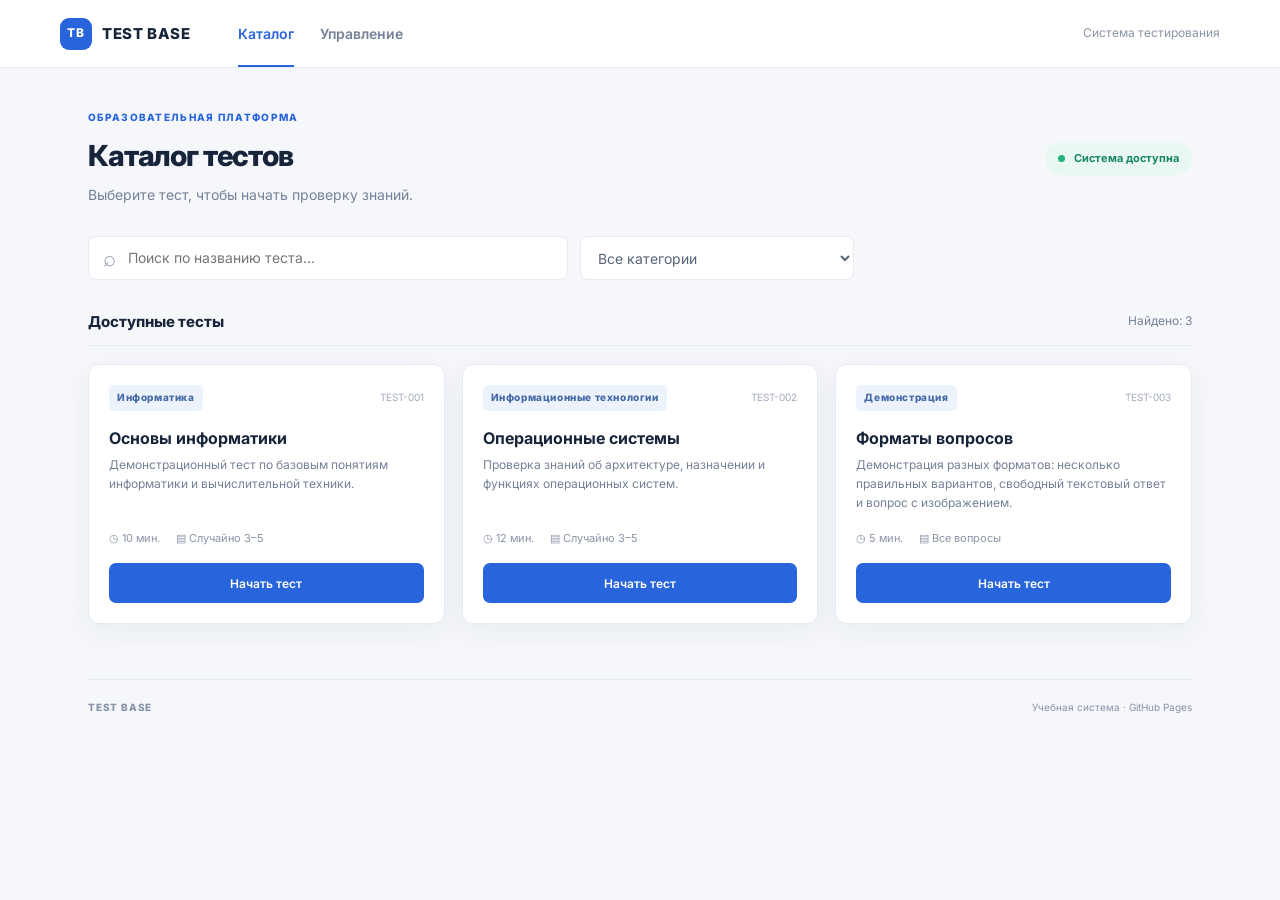
<file: index.html>
<!doctype html>
<html lang="ru">
<head>
  <meta charset="UTF-8">
  <meta name="viewport" content="width=device-width, initial-scale=1">
  <meta name="theme-color" content="#f5f7fb">
  <title>TEST BASE — каталог тестов</title>
  <link rel="stylesheet" href="css/style.css?v=20261118-2225">
</head>
<body>
  <header class="topbar">
    <a class="brand" href="index.html"><span class="brand-mark">TB</span><span>TEST BASE</span></a>
    <nav><a class="nav-link active" href="index.html">Каталог</a><a class="nav-link" href="admin.html?v=20261118-2225">Управление</a></nav>
    <span class="topbar-note">Система тестирования</span>
  </header>
  <main class="container">
    <section class="page-heading">
      <div><div class="eyebrow">ОБРАЗОВАТЕЛЬНАЯ ПЛАТФОРМА</div><h1>Каталог тестов</h1><p class="muted">Выберите тест, чтобы начать проверку знаний.</p></div>
      <div class="heading-badge"><span class="status-dot"></span> Система доступна</div>
    </section>
    <section class="toolbar">
      <label class="searchbox"><span>⌕</span><input id="searchInput" type="search" placeholder="Поиск по названию теста..." aria-label="Поиск тестов"></label>
      <select id="categoryFilter" aria-label="Фильтр по категории"><option value="">Все категории</option></select>
    </section>
    <div class="section-line"><h2>Доступные тесты</h2><span id="testCount" class="muted small"></span></div>
    <section id="testGrid" class="test-grid" aria-live="polite"><div class="loading">Загружаем каталог...</div></section>
    <footer class="footer">TEST BASE <span>Учебная система · GitHub Pages</span></footer>
  </main>
  <script src="js/app.js?v=20261118-2225"></script>
</body>
</html>
</file>
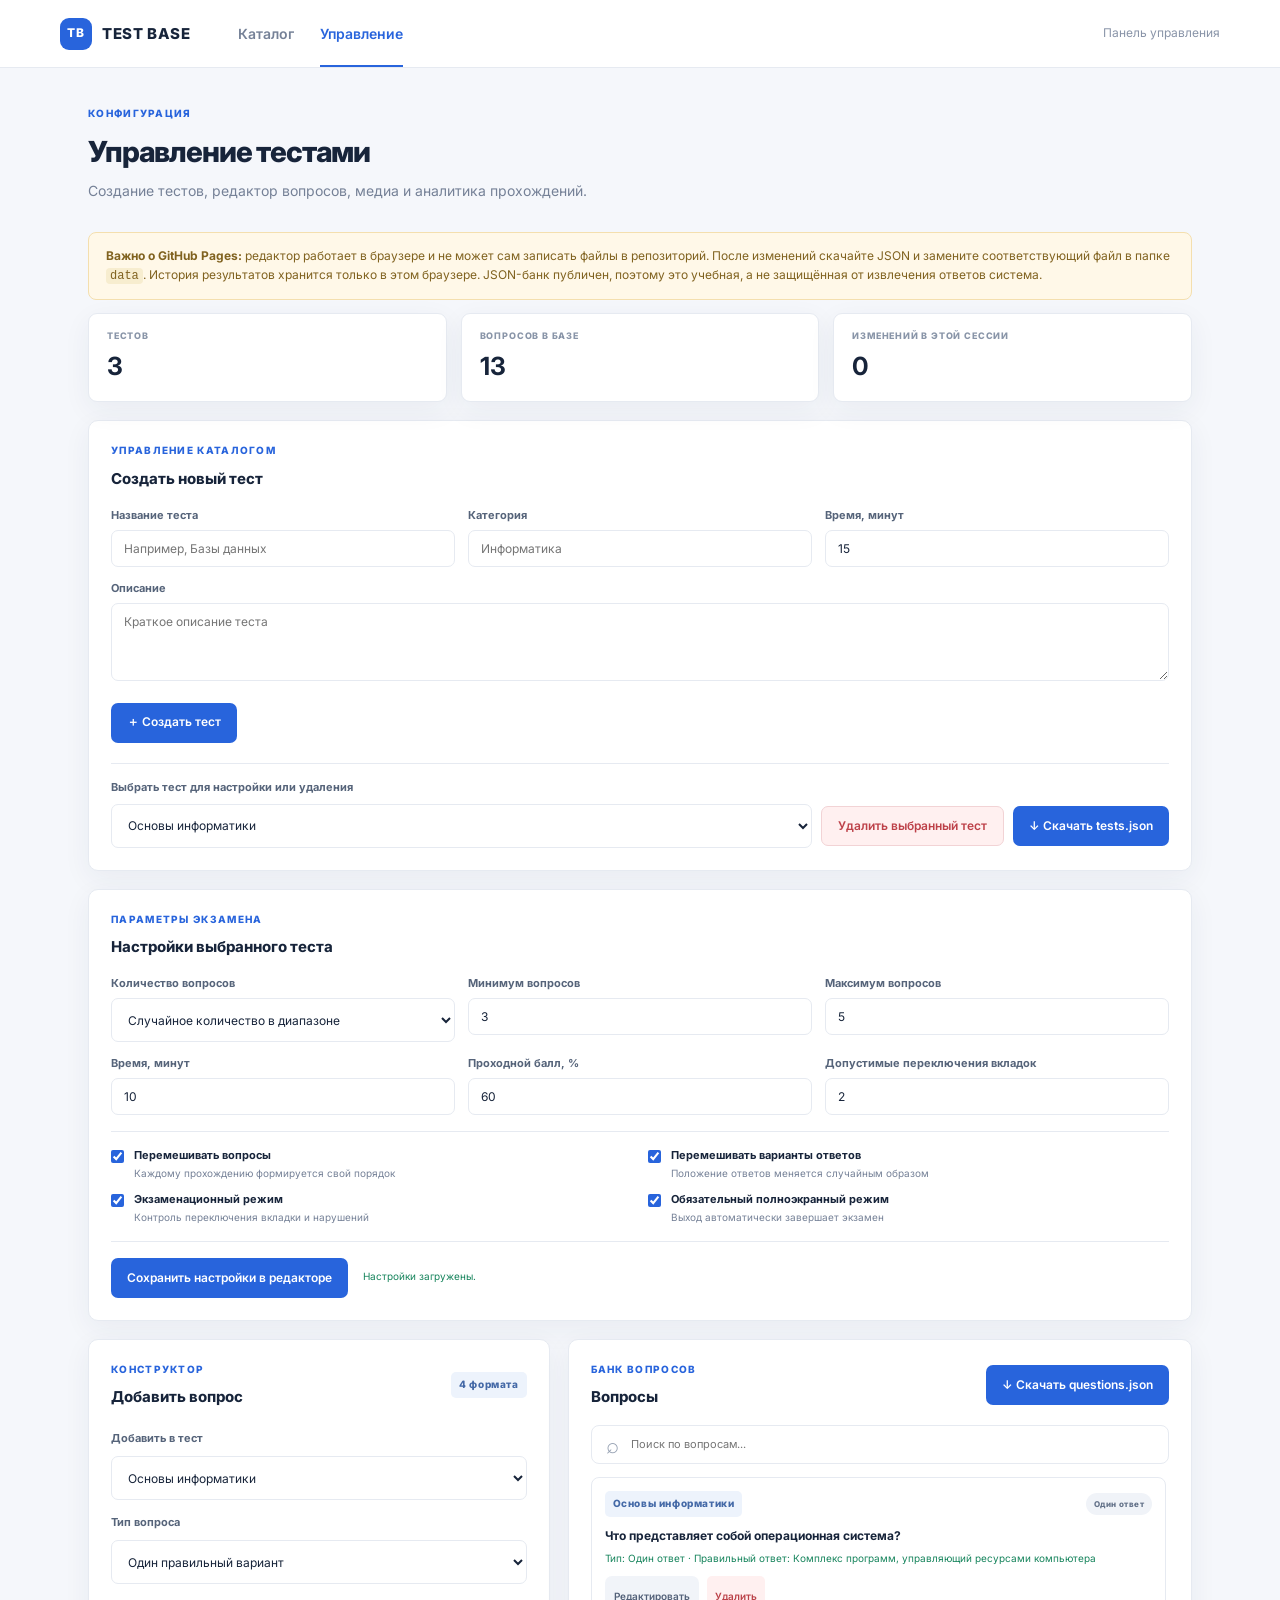
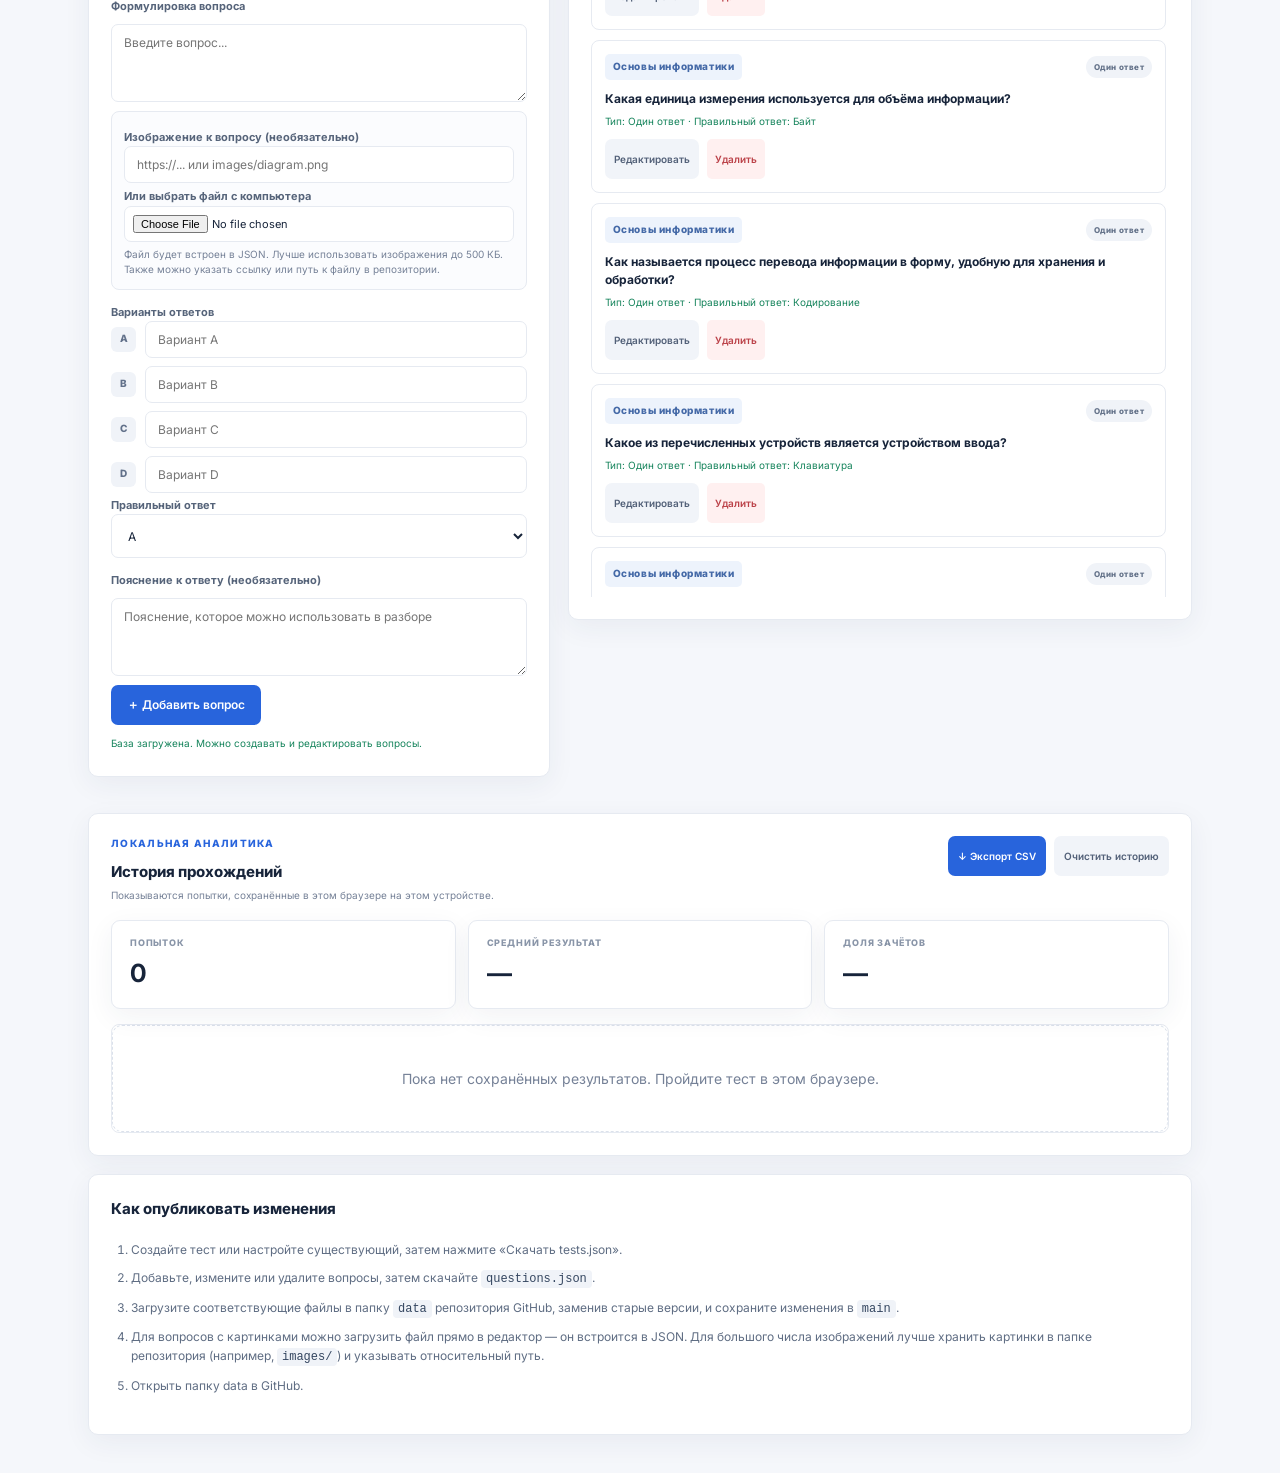
<file: admin.html>
<!doctype html>
<html lang="ru">
<head>
  <meta charset="UTF-8"><meta name="viewport" content="width=device-width, initial-scale=1">
  <meta name="theme-color" content="#f5f7fb"><title>Управление — TEST BASE</title>
  <link rel="stylesheet" href="css/style.css?v=20261118-2225">
</head>
<body>
  <header class="topbar"><a class="brand" href="index.html"><span class="brand-mark">TB</span><span>TEST BASE</span></a><nav><a class="nav-link" href="index.html">Каталог</a><a class="nav-link active" href="admin.html">Управление</a></nav><span class="topbar-note">Панель управления</span></header>
  <main class="container admin-container">
    <section class="page-heading"><div><div class="eyebrow">КОНФИГУРАЦИЯ</div><h1>Управление тестами</h1><p class="muted">Создание тестов, редактор вопросов, медиа и аналитика прохождений.</p></div></section>
    <div class="notice"><strong>Важно о GitHub Pages:</strong> редактор работает в браузере и не может сам записать файлы в репозиторий. После изменений скачайте JSON и замените соответствующий файл в папке <code>data</code>. История результатов хранится только в этом браузере. JSON-банк публичен, поэтому это учебная, а не защищённая от извлечения ответов система.</div>
    <section class="admin-stats">
      <div class="admin-stat"><span>ТЕСТОВ</span><strong id="adminTestCount">—</strong></div>
      <div class="admin-stat"><span>ВОПРОСОВ В БАЗЕ</span><strong id="adminQuestionCount">—</strong></div>
      <div class="admin-stat"><span>ИЗМЕНЕНИЙ В ЭТОЙ СЕССИИ</span><strong id="adminChangesCount">0</strong></div>
    </section>

    <section class="admin-panel">
      <div class="panel-heading"><div><div class="eyebrow">УПРАВЛЕНИЕ КАТАЛОГОМ</div><h2>Создать новый тест</h2></div></div>
      <form id="newTestForm" class="settings-form">
        <div class="settings-grid">
          <div class="settings-field"><label class="field-label" for="newTestTitle">Название теста</label><input id="newTestTitle" class="field-control" required maxlength="100" placeholder="Например, Базы данных"></div>
          <div class="settings-field"><label class="field-label" for="newTestCategory">Категория</label><input id="newTestCategory" class="field-control" maxlength="60" placeholder="Информатика"></div>
          <div class="settings-field"><label class="field-label" for="newTestTime">Время, минут</label><input id="newTestTime" class="field-control" type="number" min="1" max="600" value="15" required></div>
          <div class="settings-field settings-wide"><label class="field-label" for="newTestDescription">Описание</label><textarea id="newTestDescription" class="field-control field-textarea" rows="2" placeholder="Краткое описание теста"></textarea></div>
        </div>
        <div class="settings-actions"><button class="button button-primary" type="submit">＋ Создать тест</button><p id="testCreateStatus" class="editor-status" role="status"></p></div>
      </form>
      <div class="test-management-row"><label class="field-label" for="settingsTestSelect">Выбрать тест для настройки или удаления</label><div class="test-management-controls"><select id="settingsTestSelect" class="field-control" required></select><button id="deleteTest" class="button button-danger" type="button">Удалить выбранный тест</button><button id="downloadTests" class="button button-primary" type="button" disabled>↓ Скачать tests.json</button></div></div>
    </section>

    <section class="admin-panel">
      <div class="panel-heading"><div><div class="eyebrow">ПАРАМЕТРЫ ЭКЗАМЕНА</div><h2>Настройки выбранного теста</h2></div></div>
      <form id="settingsForm" class="settings-form">
        <div class="settings-grid">
          <div class="settings-field"><label class="field-label" for="questionCountMode">Количество вопросов</label><select id="questionCountMode" class="field-control"><option value="random">Случайное количество в диапазоне</option><option value="fixed">Фиксированное количество</option><option value="all">Все вопросы банка</option></select></div>
          <div class="settings-field" id="fixedCountGroup"><label class="field-label" for="questionCount">Количество вопросов</label><input id="questionCount" class="field-control" type="number" min="1" max="1000" value="5"></div>
          <div class="settings-field" id="randomMinGroup"><label class="field-label" for="questionCountMin">Минимум вопросов</label><input id="questionCountMin" class="field-control" type="number" min="1" max="1000" value="3"></div>
          <div class="settings-field" id="randomMaxGroup"><label class="field-label" for="questionCountMax">Максимум вопросов</label><input id="questionCountMax" class="field-control" type="number" min="1" max="1000" value="5"></div>
          <div class="settings-field"><label class="field-label" for="timeMinutes">Время, минут</label><input id="timeMinutes" class="field-control" type="number" min="1" max="600" value="10"></div>
          <div class="settings-field"><label class="field-label" for="passPercent">Проходной балл, %</label><input id="passPercent" class="field-control" type="number" min="1" max="100" value="60"></div>
          <div class="settings-field"><label class="field-label" for="maxWarnings">Допустимые переключения вкладок</label><input id="maxWarnings" class="field-control" type="number" min="1" max="20" value="2"></div>
        </div>
        <div class="settings-toggles">
          <label class="toggle-row"><input id="shuffleQuestions" type="checkbox" checked><span><b>Перемешивать вопросы</b><small>Каждому прохождению формируется свой порядок</small></span></label>
          <label class="toggle-row"><input id="shuffleAnswers" type="checkbox" checked><span><b>Перемешивать варианты ответов</b><small>Положение ответов меняется случайным образом</small></span></label>
          <label class="toggle-row"><input id="examMode" type="checkbox" checked><span><b>Экзаменационный режим</b><small>Контроль переключения вкладки и нарушений</small></span></label>
          <label class="toggle-row"><input id="fullscreenRequired" type="checkbox" checked><span><b>Обязательный полноэкранный режим</b><small>Выход автоматически завершает экзамен</small></span></label>
        </div>
        <div class="settings-actions"><button class="button button-primary" type="submit">Сохранить настройки в редакторе</button><p id="settingsStatus" class="editor-status" role="status">Загрузка настроек...</p></div>
      </form>
    </section>

    <div class="admin-editor-grid">
      <section class="admin-panel">
        <div class="panel-heading"><div><div class="eyebrow">КОНСТРУКТОР</div><h2 id="questionFormTitle">Добавить вопрос</h2></div><span class="category-pill">4 формата</span></div>
        <form id="questionForm" class="question-form">
          <label class="field-label" for="testSelect">Добавить в тест</label><select id="testSelect" required class="field-control"></select>
          <label class="field-label" for="questionType">Тип вопроса</label>
          <select id="questionType" class="field-control"><option value="single">Один правильный вариант</option><option value="multiple">Несколько правильных вариантов</option><option value="text">Свободный текстовый ответ</option></select>
          <label class="field-label" for="questionInput">Формулировка вопроса</label><textarea id="questionInput" class="field-control field-textarea" rows="3" placeholder="Введите вопрос..." required></textarea>
          <div class="media-input-block"><label class="field-label" for="questionImageUrl">Изображение к вопросу (необязательно)</label><input id="questionImageUrl" class="field-control" type="text" placeholder="https://... или images/diagram.png"><label class="field-label" for="questionImageFile">Или выбрать файл с компьютера</label><input id="questionImageFile" class="field-control file-control" type="file" accept="image/png,image/jpeg,image/webp,image/gif"><div id="imagePreview" class="image-preview" hidden></div><p class="field-hint">Файл будет встроен в JSON. Лучше использовать изображения до 500 КБ. Также можно указать ссылку или путь к файлу в репозитории.</p></div>
          <div id="choiceFields">
            <div class="field-label">Варианты ответов</div>
            <div id="choiceEditor" class="answer-editor"></div>
            <div id="singleCorrectGroup"><label class="field-label" for="correctSingle">Правильный ответ</label><select id="correctSingle" class="field-control"><option value="0">A</option><option value="1">B</option><option value="2">C</option><option value="3">D</option></select></div>
            <div id="multipleCorrectGroup" hidden><div class="field-label">Отметьте все правильные варианты</div><div id="multipleCorrect" class="correct-checkbox-grid"></div></div>
          </div>
          <div id="textAnswerGroup" hidden><label class="field-label" for="acceptedAnswers">Допустимые правильные ответы</label><textarea id="acceptedAnswers" class="field-control field-textarea" rows="3" placeholder="Каждый допустимый ответ — с новой строки"></textarea><p class="field-hint">Сравнение без учёта регистра и лишних пробелов. Можно указать несколько формулировок.</p></div>
          <label class="field-label" for="questionExplanation">Пояснение к ответу (необязательно)</label><textarea id="questionExplanation" class="field-control field-textarea" rows="2" placeholder="Пояснение, которое можно использовать в разборе"></textarea>
          <div class="settings-actions question-editor-actions"><button id="saveQuestion" class="button button-primary editor-submit" type="submit">＋ Добавить вопрос</button><button id="cancelEdit" class="button button-light" type="button" hidden>Отменить редактирование</button></div>
          <p id="editorStatus" class="editor-status" role="status">Загружаем JSON-базу...</p>
        </form>
      </section>
      <section class="admin-panel bank-panel">
        <div class="panel-heading"><div><div class="eyebrow">БАНК ВОПРОСОВ</div><h2>Вопросы</h2></div><button id="downloadQuestions" class="button button-primary" type="button" disabled>↓ Скачать questions.json</button></div>
        <label class="searchbox bank-search"><span>⌕</span><input id="questionSearch" type="search" placeholder="Поиск по вопросам..." aria-label="Поиск по вопросам"></label>
        <div id="questionList" class="question-list"><div class="loading">Загружаем вопросы...</div></div>
      </section>
    </div>

    <section class="admin-panel analytics-panel">
      <div class="panel-heading"><div><div class="eyebrow">ЛОКАЛЬНАЯ АНАЛИТИКА</div><h2>История прохождений</h2><p class="field-hint">Показываются попытки, сохранённые в этом браузере на этом устройстве.</p></div><div class="analytics-actions"><button id="exportHistory" class="button button-primary" type="button">↓ Экспорт CSV</button><button id="clearHistory" class="button button-light" type="button">Очистить историю</button></div></div>
      <div class="analytics-stats"><div class="admin-stat"><span>ПОПЫТОК</span><strong id="historyCount">0</strong></div><div class="admin-stat"><span>СРЕДНИЙ РЕЗУЛЬТАТ</span><strong id="historyAverage">—</strong></div><div class="admin-stat"><span>ДОЛЯ ЗАЧЁТОВ</span><strong id="historyPassRate">—</strong></div></div>
      <div id="historyTable" class="history-table"><div class="empty-state">Пока нет сохранённых результатов.</div></div>
    </section>

    <section class="admin-panel admin-help"><h2>Как опубликовать изменения</h2><ol class="instructions">
      <li>Создайте тест или настройте существующий, затем нажмите «Скачать tests.json».</li>
      <li>Добавьте, измените или удалите вопросы, затем скачайте <code>questions.json</code>.</li>
      <li>Загрузите соответствующие файлы в папку <code>data</code> репозитория GitHub, заменив старые версии, и сохраните изменения в <code>main</code>.</li>
      <li>Для вопросов с картинками можно загрузить файл прямо в редактор — он встроится в JSON. Для большого числа изображений лучше хранить картинки в папке репозитория (например, <code>images/</code>) и указывать относительный путь.</li>
      <li><a href="https://github.com/vladtrosko01/test-base/tree/main/data" target="_blank" rel="noopener">Открыть папку data в GitHub</a>.</li>
    </ol></section>
  </main>
  <script src="js/admin.js?v=20261118-2225"></script>
</body></html>
</file>
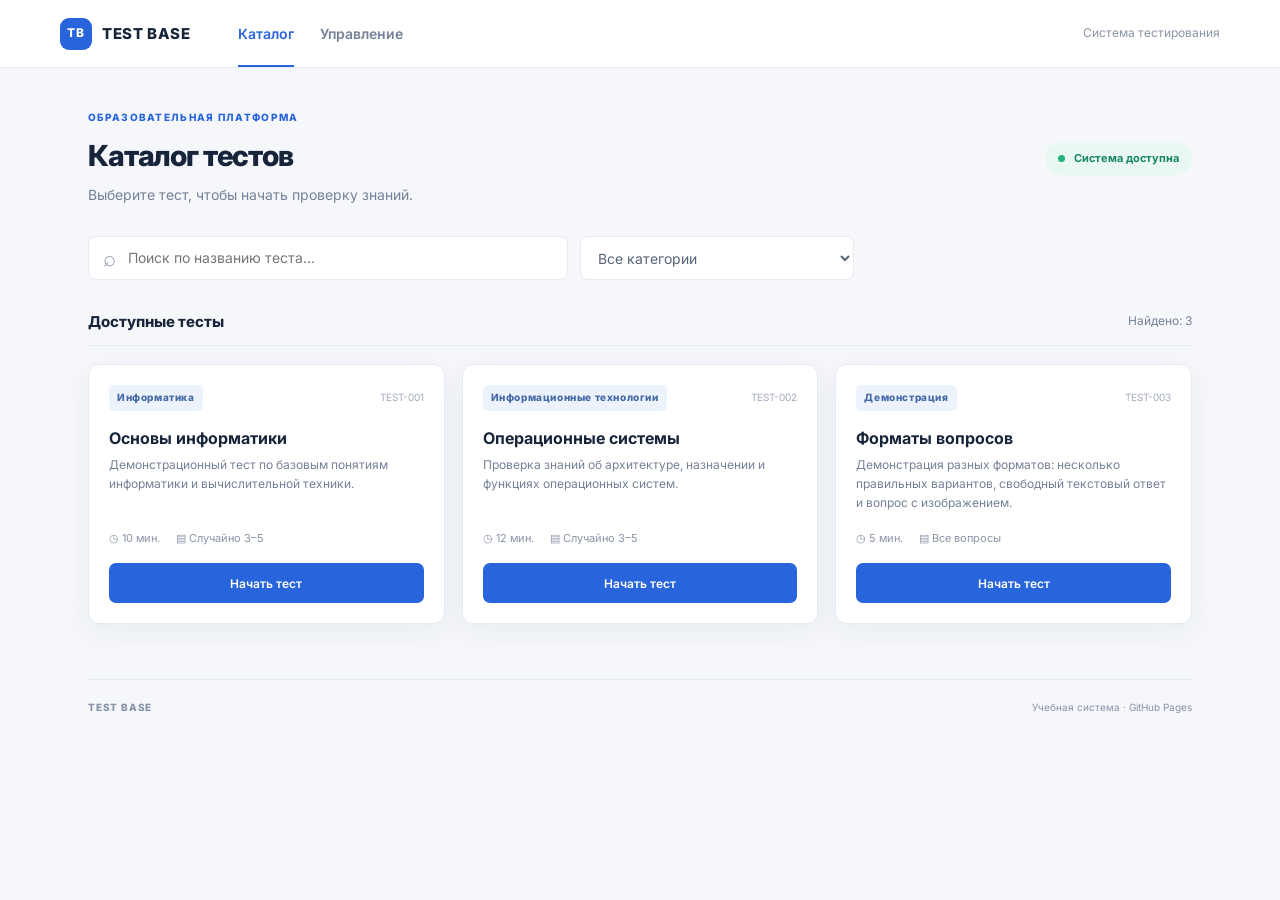
<file: result.html>
<!doctype html>
<html lang="ru"><head><meta charset="UTF-8"><meta name="viewport" content="width=device-width, initial-scale=1"><meta name="theme-color" content="#f5f7fb"><title>Результат — TEST BASE</title><link rel="stylesheet" href="css/style.css?v=20261118-2225"></head>
<body><header class="topbar"><a class="brand" href="index.html"><span class="brand-mark">TB</span><span>TEST BASE</span></a><span class="topbar-note">Результаты тестирования</span></header>
<main class="container result-container"><section class="result-card"><div class="result-icon">✓</div><div class="eyebrow">ТЕСТ ЗАВЕРШЁН</div><h1 id="resultTitle">Результат тестирования</h1><div id="passStatus" class="pass-status">Результат проверяется...</div><p class="muted">Результат записан в локальную историю этого браузера.</p><div class="score-number" id="scoreNumber">0%</div><div class="score-caption">ПРАВИЛЬНЫХ ОТВЕТОВ</div><div class="result-stats"><div><strong id="correctCount">0</strong><span>Правильно</span></div><div><strong id="totalCount">0</strong><span>Всего вопросов</span></div><div><strong id="gradeValue">—</strong><span>Оценка</span></div></div><p id="resultDetail" class="result-detail"></p><div class="result-actions"><a class="button button-primary" href="index.html">Вернуться в каталог</a><a class="button button-light" href="admin.html?v=20261118-2225">История результатов</a></div></section><p id="integrityNote" class="muted small result-note">Правильные ответы и разбор вопросов не отображаются.</p></main>
<script src="js/result.js?v=20261118-2225"></script></body></html>
</file>
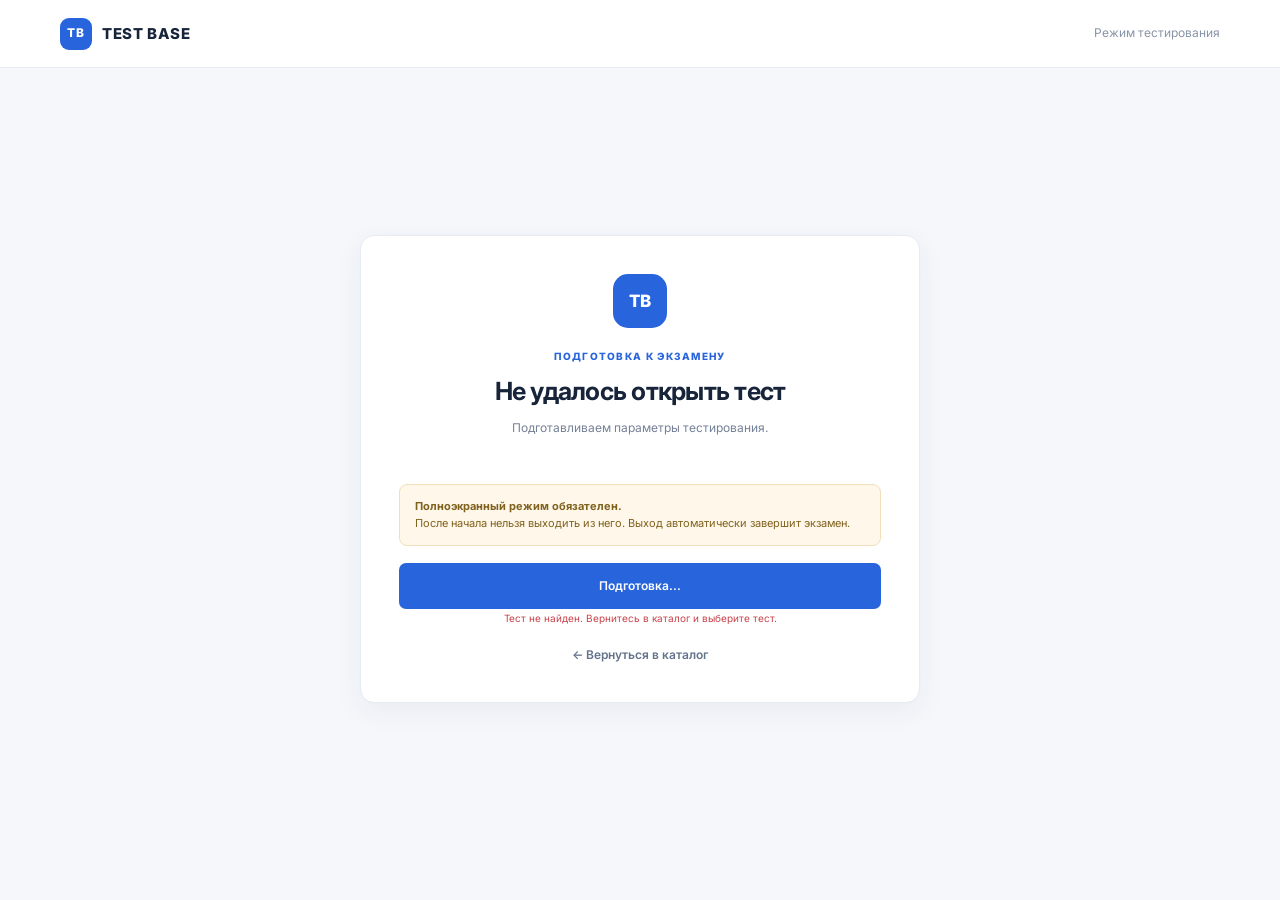
<file: test.html>
<!doctype html>
<html lang="ru">
<head><meta charset="UTF-8"><meta name="viewport" content="width=device-width, initial-scale=1"><meta name="theme-color" content="#f5f7fb"><title>Прохождение теста — TEST BASE</title><link rel="stylesheet" href="css/style.css?v=20261118-2225"></head>
<body>
  <header class="topbar"><a class="brand" href="index.html"><span class="brand-mark">TB</span><span>TEST BASE</span></a><span class="topbar-note">Режим тестирования</span></header>
  <main id="startGate" class="container test-container start-container"><section class="start-card"><div class="start-shield">TB</div><div class="eyebrow">ПОДГОТОВКА К ЭКЗАМЕНУ</div><h1 id="startTestTitle">Загружаем тест...</h1><p id="startTestDescription" class="muted">Подготавливаем параметры тестирования.</p><div id="startDetails" class="start-details"></div><div id="startFullscreenNote" class="fullscreen-note"><strong>Полноэкранный режим обязателен.</strong><br>После начала нельзя выходить из него. Выход автоматически завершит экзамен.</div><button id="startExamBtn" class="button button-primary start-button" type="button" disabled>Подготовка...</button><p id="startStatus" class="editor-status" role="status">Загрузка параметров...</p><a class="back-link start-back" href="index.html">← Вернуться в каталог</a></section></main>
  <main id="examApp" class="container test-container" hidden>
    <div class="test-topline"><span class="back-link">Экзамен идёт</span><span id="testCategory" class="category-pill">ТЕСТ</span></div>
    <section class="test-heading"><div><h1 id="testTitle">Загрузка теста...</h1><p class="muted" id="testDescription"></p></div><div class="timer-box"><span class="timer-label">ОСТАЛОСЬ ВРЕМЕНИ</span><strong id="timer">--:--</strong></div></section>
    <section id="integrityBanner" class="integrity-banner" role="status"><span class="integrity-icon">!</span><span><strong>Экзаменационный режим включён.</strong> Не покидайте вкладку с тестом. Переключения фиксируются.</span><b id="warningCounter">Нарушения: 0/2</b></section>
    <section class="progress-wrap"><div class="progress-meta"><span id="progressText">Вопрос 1 из 1</span><span id="answeredText">Отвечено: 0</span></div><div class="progress-track"><div id="progressBar" class="progress-bar"></div></div></section>
    <section class="question-layout"><aside class="question-sidebar"><div class="sidebar-title-row"><h3>Навигация</h3><span id="unansweredText" class="muted small"></span></div><div id="questionNav" class="question-nav"></div><p class="sidebar-hint">Цветные номера показывают отвеченные вопросы. Можно переходить назад и менять ответы.</p></aside>
      <article class="question-card"><div class="question-kicker"><span id="questionNumber">ВОПРОС 01</span><span id="questionTypeBadge" class="question-type-badge">ОДИН ОТВЕТ</span></div><h2 id="questionText">Подготавливаем вопросы...</h2><div id="questionMedia" class="question-media" hidden></div><p id="questionHint" class="question-hint"></p><div id="answerList" class="answer-list"></div><div class="question-actions"><button id="prevBtn" class="button button-light">← Назад</button><button id="nextBtn" class="button button-primary">Следующий вопрос →</button></div></article>
    </section>
    <div class="finish-row"><span class="muted small">Ответы автоматически сохраняются в этой вкладке.</span><button id="finishBtn" class="button button-danger">Завершить тест</button></div>
  </main>
  <script src="js/test.js?v=20261118-2225"></script>
</body></html>
</file>
<file: css/style.css>
@import url('https://fonts.googleapis.com/css2?family=Inter:wght@400;500;600;700;800&display=swap');
:root{--bg:#f5f7fb;--surface:#fff;--ink:#17243a;--muted:#758197;--line:#e6eaf1;--blue:#2864dc;--blue-dark:#1e4fb5;--blue-soft:#edf3ff;--green:#18a673;--red:#d94d55;--shadow:0 8px 28px rgba(34,55,90,.06)}
*{box-sizing:border-box}body{margin:0;background:var(--bg);color:var(--ink);font-family:Inter,Arial,sans-serif;font-size:14px;line-height:1.55}a{color:inherit;text-decoration:none}.topbar{height:68px;background:#fff;border-bottom:1px solid var(--line);display:flex;align-items:center;padding:0 max(28px,calc((100% - 1160px)/2));gap:48px}.brand{display:flex;align-items:center;gap:10px;font-size:15px;font-weight:800;letter-spacing:.04em;white-space:nowrap}.brand-mark{width:32px;height:32px;border-radius:9px;background:var(--blue);color:#fff;display:grid;place-items:center;font-size:12px}.topbar nav{display:flex;align-items:center;gap:26px;height:100%}.nav-link{height:100%;display:flex;align-items:center;color:var(--muted);font-weight:600;border-bottom:2px solid transparent;padding-top:2px}.nav-link.active{color:var(--blue);border-color:var(--blue)}.topbar-note{margin-left:auto;color:#8994a8;font-size:12px}.container{max-width:1160px;margin:0 auto;padding:42px 28px 24px}.page-heading{display:flex;align-items:center;justify-content:space-between;margin-bottom:30px}.eyebrow{font-size:10px;font-weight:800;letter-spacing:.13em;color:var(--blue);margin-bottom:8px}.page-heading h1,.test-heading h1{font-size:29px;letter-spacing:-.04em;margin:0 0 6px;font-weight:800}.muted{color:var(--muted);margin:0}.small{font-size:12px}.heading-badge{background:#eaf8f2;color:#18865e;border-radius:30px;padding:8px 13px;font-size:11px;font-weight:700}.status-dot{display:inline-block;width:7px;height:7px;background:#20b47c;border-radius:50%;margin-right:6px}.toolbar{display:flex;gap:12px;margin-bottom:30px}.searchbox{height:44px;display:flex;align-items:center;gap:10px;padding:0 14px;background:#fff;border:1px solid var(--line);border-radius:8px;flex:1;max-width:480px;color:#95a0b2}.searchbox span{font-size:22px}.searchbox input{border:0;outline:0;width:100%;font:inherit;color:var(--ink)}select{height:44px;border:1px solid var(--line);background:#fff;border-radius:8px;padding:0 35px 0 13px;color:#56647a;font:inherit;min-width:190px}.section-line{display:flex;align-items:center;justify-content:space-between;border-bottom:1px solid var(--line);padding-bottom:12px;margin-bottom:18px}.section-line h2,.admin-panel h2{font-size:15px;margin:0;font-weight:750}.test-grid{display:grid;grid-template-columns:repeat(3,1fr);gap:17px}.test-card{background:#fff;border:1px solid var(--line);border-radius:11px;padding:20px;box-shadow:var(--shadow);display:flex;flex-direction:column;min-height:220px;transition:.18s}.test-card:hover{transform:translateY(-2px);border-color:#c9d8f5;box-shadow:0 12px 30px rgba(34,75,145,.09)}.card-top{display:flex;justify-content:space-between;align-items:center;margin-bottom:17px}.category-pill{font-size:10px;font-weight:800;letter-spacing:.06em;color:#4469a7;background:#edf3fc;border-radius:5px;padding:5px 8px}.card-code{font-size:10px;color:#a2aabd}.test-card h3{font-size:16px;margin:0 0 7px;line-height:1.35}.test-card p{color:var(--muted);font-size:12px;margin:0 0 18px}.card-meta{display:flex;gap:16px;color:#8a95a8;font-size:11px;margin-top:auto;padding-bottom:16px}.card-meta span{display:flex;align-items:center;gap:5px}.button{border:0;border-radius:7px;min-height:40px;padding:0 16px;display:inline-flex;align-items:center;justify-content:center;font:600 12px Inter,Arial;cursor:pointer;transition:.15s}.button-primary{background:var(--blue);color:#fff}.button-primary:hover{background:var(--blue-dark)}.button-light{background:#f1f4f9;color:#526078}.button-light:hover{background:#e7ecf4}.button-danger{background:#fff1f1;color:#c8424a}.button-danger:hover{background:#ffe3e3}.card-button{width:100%;height:38px}.empty-state,.loading{grid-column:1/-1;padding:42px;text-align:center;color:var(--muted);background:#fff;border:1px dashed #dce2ec;border-radius:10px}.footer{border-top:1px solid var(--line);margin-top:55px;padding:20px 0;color:#8792a5;font-size:10px;font-weight:800;letter-spacing:.08em;display:flex;justify-content:space-between}.footer span{font-weight:400;letter-spacing:0}.test-container{max-width:1050px}.test-topline{display:flex;justify-content:space-between;align-items:center;margin-bottom:23px}.back-link{color:#64738c;font-size:12px;font-weight:600}.test-heading{display:flex;align-items:center;justify-content:space-between;margin-bottom:26px}.test-heading h1{font-size:25px}.timer-box{background:#fff;border:1px solid var(--line);border-radius:9px;padding:9px 18px;text-align:center;min-width:120px}.timer-label{display:block;font-size:9px;font-weight:800;letter-spacing:.09em;color:#8b96a8}.timer-box strong{font-size:22px;letter-spacing:.04em}.progress-wrap{margin-bottom:24px}.progress-meta{display:flex;justify-content:space-between;font-size:11px;color:#6e7b91;margin-bottom:8px}.progress-track{height:6px;background:#e6ebf3;border-radius:8px;overflow:hidden}.progress-bar{height:100%;width:0;background:var(--blue);border-radius:8px;transition:width .2s}.question-layout{display:grid;grid-template-columns:210px 1fr;gap:17px}.question-sidebar,.question-card,.admin-panel{background:#fff;border:1px solid var(--line);border-radius:10px;box-shadow:var(--shadow)}.question-sidebar{padding:17px;height:max-content}.question-sidebar h3{font-size:12px;margin:0 0 13px}.question-nav{display:grid;grid-template-columns:repeat(5,1fr);gap:7px}.nav-question{height:31px;border:1px solid var(--line);background:#fff;border-radius:5px;color:#738097;font:600 10px Inter;cursor:pointer}.nav-question.current{background:var(--blue);color:#fff;border-color:var(--blue)}.nav-question.answered:not(.current){background:#edf7f2;border-color:#cde9dc;color:#16845c}.sidebar-hint{font-size:10px;line-height:1.5;color:#929daf;margin:15px 0 0}.question-card{padding:28px 31px;min-height:390px;display:flex;flex-direction:column}.question-kicker{display:flex;justify-content:space-between;color:#8190a8;font-size:10px;font-weight:800;letter-spacing:.08em}.mark{color:#d5dce8}.question-card h2{font-size:20px;line-height:1.4;letter-spacing:-.02em;margin:20px 0 22px}.answer-list{display:grid;gap:10px}.answer-option{display:flex;align-items:center;gap:12px;border:1px solid #e4e9f1;border-radius:8px;padding:12px 14px;cursor:pointer;transition:.15s;font-size:13px}.answer-option:hover{border-color:#b6c9ed;background:#f9fbff}.answer-option.selected{border-color:var(--blue);background:#f1f5ff}.answer-letter{width:25px;height:25px;border-radius:6px;background:#f0f3f8;color:#6d7b92;display:grid;place-items:center;font-size:10px;font-weight:800;flex:none}.selected .answer-letter{background:var(--blue);color:#fff}.question-actions{display:flex;justify-content:space-between;margin-top:auto;padding-top:24px}.finish-row{display:flex;justify-content:space-between;align-items:center;padding:20px 0}.result-container{max-width:650px;padding-top:65px}.result-card{background:#fff;border:1px solid var(--line);border-radius:14px;box-shadow:var(--shadow);padding:38px;text-align:center}.result-icon{margin:0 auto 20px;width:52px;height:52px;border-radius:50%;background:#eaf8f2;color:#159568;display:grid;place-items:center;font-size:25px;font-weight:700}.result-card h1{font-size:24px;margin:0 0 7px}.score-number{font-size:65px;line-height:1.2;font-weight:800;letter-spacing:-.06em;color:var(--blue);margin-top:24px}.score-caption{font-size:9px;font-weight:800;letter-spacing:.13em;color:#8a96a9}.result-stats{display:grid;grid-template-columns:repeat(3,1fr);border-top:1px solid var(--line);border-bottom:1px solid var(--line);margin:27px 0;padding:18px 0}.result-stats div{display:flex;flex-direction:column;gap:4px}.result-stats div+div{border-left:1px solid var(--line)}.result-stats strong{font-size:20px}.result-stats span{font-size:10px;color:var(--muted)}.result-actions{display:flex;justify-content:center}.result-note{text-align:center;margin-top:15px}.notice{background:#fff8e8;border:1px solid #f4dfae;color:#80621f;border-radius:8px;padding:14px 17px;font-size:12px;margin-bottom:18px}.admin-panel{padding:22px;margin-bottom:18px}.admin-panel h2{margin-bottom:15px}.file-row{border-top:1px solid var(--line);padding:13px 0;display:flex;align-items:center;justify-content:space-between;color:var(--blue);font-size:11px}.file-row span:first-child{display:flex;flex-direction:column;gap:3px}.file-row small{font-size:10px;color:var(--muted)}.instructions{padding-left:20px;color:#5f6d83;font-size:12px}.instructions li{padding:5px 0}.instructions code{background:#f0f3f8;padding:2px 5px;border-radius:4px;color:#344660}
@media(max-width:760px){.topbar{padding:0 16px;gap:18px}.topbar-note{display:none}.topbar nav{margin-left:auto;gap:15px}.container{padding:28px 16px}.page-heading h1{font-size:24px}.heading-badge{display:none}.test-grid{grid-template-columns:1fr}.toolbar{flex-direction:column}.searchbox{max-width:none}select{width:100%}.question-layout{grid-template-columns:1fr}.question-sidebar{order:2}.question-nav{grid-template-columns:repeat(8,1fr)}.question-card{padding:22px 17px}.question-card h2{font-size:18px}.test-heading{align-items:flex-start;gap:12px}.test-heading h1{font-size:20px}.timer-box{min-width:100px;padding:7px 10px}.finish-row{align-items:flex-start;gap:12px;flex-direction:column}.result-card{padding:28px 18px}.score-number{font-size:56px}.footer{margin-top:35px}.topbar .brand{font-size:13px}}

.integrity-banner{display:flex;align-items:center;gap:11px;background:#edf4ff;border:1px solid #d6e4ff;color:#35527f;border-radius:8px;padding:11px 14px;margin:-7px 0 20px;font-size:11px}
.integrity-banner[hidden]{display:none}.integrity-icon{width:22px;height:22px;border-radius:50%;display:grid;place-items:center;background:#dbe8ff;color:#285fc4;font-weight:800;flex:none}
.integrity-banner b{margin-left:auto;white-space:nowrap;font-size:10px}.integrity-banner.integrity-warning{background:#fff5e8;border-color:#f2d7a8;color:#8a5c16}.integrity-warning .integrity-icon{background:#ffe8c2;color:#a56609}
@media(max-width:600px){.integrity-banner{align-items:flex-start;flex-wrap:wrap}.integrity-banner b{margin-left:33px}}

.integrity-banner{display:flex;align-items:center;gap:11px;background:#edf4ff;border:1px solid #d6e4ff;color:#35527f;border-radius:8px;padding:11px 14px;margin:-7px 0 20px;font-size:11px}
.integrity-banner[hidden]{display:none}.integrity-icon{width:22px;height:22px;border-radius:50%;display:grid;place-items:center;background:#dbe8ff;color:#285fc4;font-weight:800;flex:none}
.integrity-banner b{margin-left:auto;white-space:nowrap;font-size:10px}.integrity-banner.integrity-warning{background:#fff5e8;border-color:#f2d7a8;color:#8a5c16}.integrity-warning .integrity-icon{background:#ffe8c2;color:#a56609}
@media(max-width:600px){.integrity-banner{align-items:flex-start;flex-wrap:wrap}.integrity-banner b{margin-left:33px}}

.admin-container{padding-top:38px}.admin-stats{display:grid;grid-template-columns:repeat(3,1fr);gap:14px;margin:-5px 0 18px}.admin-stat{background:#fff;border:1px solid var(--line);border-radius:9px;padding:15px 18px;box-shadow:var(--shadow)}.admin-stat span{display:block;color:#8995a8;font-size:9px;font-weight:800;letter-spacing:.09em}.admin-stat strong{display:block;font-size:25px;margin-top:4px}.admin-editor-grid{display:grid;grid-template-columns:minmax(280px,.85fr) minmax(400px,1.15fr);gap:18px;align-items:start}.panel-heading{display:flex;justify-content:space-between;align-items:center;gap:12px;margin-bottom:17px}.panel-heading h2{margin:0}.question-form{display:flex;flex-direction:column;gap:9px}.field-label{font-size:11px;font-weight:700;color:#56647a;margin-top:5px}.field-control{width:100%;border:1px solid var(--line);border-radius:7px;background:#fff;padding:10px 12px;color:var(--ink);font:12px Inter,Arial;min-width:0}.field-control:focus{outline:2px solid #d8e5ff;border-color:#9dbaf3}.field-textarea{resize:vertical;min-height:78px}.answer-editor{display:grid;gap:8px}.answer-editor-row{display:flex;align-items:center;gap:9px}.answer-editor-row>span{width:25px;height:25px;display:grid;place-items:center;border-radius:6px;background:#f0f3f8;color:#62718a;font-size:10px;font-weight:800;flex:none}.editor-submit{margin-top:9px;width:100%}.editor-status{font-size:10px;color:var(--muted);margin:2px 0 0;min-height:18px}.editor-status.success{color:#16845c}.editor-status.error{color:#c8424a}.bank-panel{min-width:0}.bank-panel .panel-heading .button{white-space:nowrap}.bank-search{max-width:none;height:39px;margin-bottom:13px}.bank-search input{font-size:11px}.question-list{display:grid;gap:10px;max-height:720px;overflow:auto;padding-right:3px}.bank-question{border:1px solid var(--line);border-radius:8px;padding:13px}.bank-question-top{display:flex;align-items:center;justify-content:space-between;gap:8px}.delete-question{border:0;background:#fff0f0;color:#bb4148;border-radius:5px;padding:5px 8px;font:600 10px Inter;cursor:pointer}.bank-question h3{font-size:12px;line-height:1.5;margin:10px 0 6px}.correct-answer{font-size:10px;color:#16845c;margin:0 0 8px}.bank-answer-preview{display:grid;grid-template-columns:1fr 1fr;gap:5px}.bank-answer-preview span{font-size:10px;color:#758197;background:#f7f8fb;border-radius:5px;padding:5px 7px;overflow-wrap:anywhere}.bank-answer-preview span.is-correct{background:#eaf8f2;color:#16845c;font-weight:600}.admin-help{margin-top:18px}.notice code{background:#f7edcf;border-radius:4px;padding:1px 4px}@media(max-width:900px){.admin-editor-grid{grid-template-columns:1fr}.question-list{max-height:560px}}@media(max-width:600px){.admin-stats{grid-template-columns:1fr}.admin-stat{padding:11px 14px}.bank-panel .panel-heading{align-items:flex-start;flex-direction:column}.bank-answer-preview{grid-template-columns:1fr}}

/* Test settings, fullscreen gate and pass/fail status */
[hidden]{display:none!important}.settings-form{display:grid;gap:16px}.settings-grid{display:grid;grid-template-columns:repeat(3,minmax(0,1fr));gap:13px}.settings-field{min-width:0}.settings-wide{grid-column:1/-1}.settings-field .field-label{display:block;margin:0 0 6px}.settings-toggles{display:grid;grid-template-columns:repeat(2,minmax(0,1fr));gap:9px 16px;border-top:1px solid var(--line);border-bottom:1px solid var(--line);padding:15px 0}.toggle-row{display:flex;align-items:flex-start;gap:10px;cursor:pointer}.toggle-row input{margin:3px 0 0;accent-color:var(--blue)}.toggle-row span{display:flex;flex-direction:column;gap:2px}.toggle-row b{font-size:11px}.toggle-row small{font-size:10px;color:var(--muted)}.settings-actions{display:flex;align-items:center;gap:15px;flex-wrap:wrap}.settings-actions .editor-status{margin:0}.start-container{min-height:calc(100vh - 116px);display:grid;place-items:center}.start-card{width:min(100%,560px);padding:38px;background:#fff;border:1px solid var(--line);border-radius:14px;box-shadow:var(--shadow);text-align:center}.start-shield{width:54px;height:54px;border-radius:15px;background:var(--blue);color:#fff;display:grid;place-items:center;margin:0 auto 21px;font-weight:800;font-size:17px}.start-card h1{font-size:25px;margin:0 0 8px;letter-spacing:-.03em}.start-card>.muted{font-size:12px}.start-details{display:flex;justify-content:center;flex-wrap:wrap;gap:9px;margin:23px 0}.start-details span{border:1px solid var(--line);border-radius:6px;padding:7px 10px;color:#64728a;font-size:10px}.fullscreen-note{background:#fff7e9;border:1px solid #f1dfb9;border-radius:8px;padding:13px 15px;text-align:left;font-size:11px;color:#80621f;margin-bottom:17px}.fullscreen-note[hidden]{display:none}.start-button{width:100%;min-height:46px}.start-back{display:inline-block;margin-top:17px}.pass-status{display:table;margin:13px auto 0;border-radius:30px;padding:7px 13px;font-size:10px;font-weight:800;letter-spacing:.05em;background:#eef1f6;color:#657187}.pass-status.passed{background:#eaf8f2;color:#16845c}.pass-status.failed{background:#fff0f0;color:#bf444b}
@media(max-width:760px){.settings-grid{grid-template-columns:repeat(2,minmax(0,1fr))}.settings-toggles{grid-template-columns:1fr}.start-card{padding:28px 19px}}
@media(max-width:440px){.settings-grid{grid-template-columns:1fr}.settings-wide{grid-column:auto}}


/* Mixed question formats, images, question editor and local analytics */
.test-management-row{border-top:1px solid var(--line);margin-top:20px;padding-top:15px}.test-management-row>.field-label{display:block;margin:0 0 8px}.test-management-controls{display:grid;grid-template-columns:minmax(180px,1fr) auto auto;gap:9px;align-items:center}.button-danger{background:#fff0f0;color:#bd4149;border:1px solid #f2d3d5}.button-danger:hover{background:#ffe5e6}.media-input-block{border:1px solid var(--line);border-radius:8px;padding:12px;background:#fbfcfe}.media-input-block .field-label{display:block}.file-control{font-size:11px;padding:8px}.field-hint{font-size:10px;line-height:1.5;color:var(--muted);margin:5px 0 0}.image-preview{display:flex;align-items:flex-start;gap:10px;margin-top:10px;flex-wrap:wrap}.image-preview img{max-width:100%;max-height:180px;object-fit:contain;border:1px solid var(--line);border-radius:7px;background:#fff}.image-preview .button{font-size:10px;padding:6px 9px}.question-editor-actions{justify-content:flex-start}.question-editor-actions .editor-submit{width:auto;margin:0}.correct-checkbox-grid{display:flex;gap:9px;flex-wrap:wrap;margin-top:8px}.correct-check{display:flex;align-items:center;gap:6px;border:1px solid var(--line);border-radius:6px;padding:7px 10px;font-size:11px;cursor:pointer}.correct-check input{accent-color:var(--blue)}.bank-question-actions{display:flex;gap:8px;margin-top:10px}.bank-question-actions .button{font-size:10px;padding:6px 9px}.bank-image-thumb{display:block;max-width:100%;max-height:100px;object-fit:contain;margin:7px 0;border-radius:6px}.bank-question .question-type-badge{margin-left:auto}.analytics-panel{margin-top:18px}.analytics-panel .panel-heading{align-items:flex-start}.analytics-actions{display:flex;gap:8px;flex-wrap:wrap}.analytics-actions .button{font-size:10px;padding:8px 10px}.analytics-stats{display:grid;grid-template-columns:repeat(3,1fr);gap:12px;margin:5px 0 15px}.history-table{border:1px solid var(--line);border-radius:8px;overflow:hidden}.history-row{display:grid;grid-template-columns:minmax(160px,1.4fr) minmax(150px,1fr) minmax(100px,.8fr) minmax(80px,.6fr);gap:12px;padding:10px 13px;border-top:1px solid var(--line);font-size:10px;color:#59677d;align-items:center}.history-row:first-child{border-top:0}.history-head{background:#f7f9fc;font-weight:800;color:#718097}.history-passed{color:#16845c;font-weight:700}.history-failed{color:#bf444b;font-weight:700}.question-type-badge{display:inline-flex;align-items:center;max-width:100%;border-radius:20px;padding:5px 8px;background:#f0f3f8;color:#65738a;font-size:8px;font-weight:800;letter-spacing:.05em;white-space:nowrap}.question-card .question-type-badge{margin-left:auto}.question-media{margin:0 0 18px;text-align:center}.question-media img{display:block;max-width:100%;max-height:390px;object-fit:contain;margin:auto;border:1px solid var(--line);border-radius:9px;background:#fff}.question-hint{font-size:11px;color:#7b879a;margin:-10px 0 13px}.answer-content{display:flex;align-items:center;gap:12px;min-width:0;flex:1;text-align:left}.answer-text{overflow-wrap:anywhere}.answer-media{max-width:min(180px,35%);max-height:110px;object-fit:contain;border-radius:5px}.answer-multiple{display:flex;align-items:center}.answer-multiple input{accent-color:var(--blue);flex:none}.free-answer-wrap{display:grid;gap:8px}.free-answer{font-size:14px;min-height:110px}.nav-question.unanswered{background:#f6f8fb;color:#7d899d;border:1px solid #e5eaf1}.nav-question.answered{background:#eaf8f2;color:#16845c;border:1px solid #cdeee0}.nav-question.current{outline:2px solid var(--blue);outline-offset:2px;background:#eaf0ff;color:var(--blue);border-color:#c9d8f7}.sidebar-title-row{display:flex;align-items:center;justify-content:space-between;gap:8px}.sidebar-title-row h3{margin:0 0 14px}.result-detail{font-size:11px;color:var(--muted);line-height:1.5;margin:14px 0}.result-actions{display:flex;justify-content:center;gap:9px;flex-wrap:wrap}
@media(max-width:760px){.test-management-controls{grid-template-columns:1fr}.analytics-stats{grid-template-columns:1fr}.analytics-panel .panel-heading{flex-direction:column}.history-row{grid-template-columns:1fr 1fr;gap:6px}.history-head{display:none}.history-row span:nth-child(1){font-weight:700}.history-row span:nth-child(2){text-align:right}.history-row span:nth-child(3){color:#65738a}.history-row span:nth-child(4){text-align:right}.question-media img{max-height:260px}.answer-media{max-width:42%;max-height:90px}}
@media(max-width:480px){.question-actions{gap:8px}.question-actions .button{padding:10px 12px}.question-card .question-type-badge{font-size:7px}.analytics-actions{width:100%}.analytics-actions .button{flex:1}.bank-question-actions{flex-wrap:wrap}}
</file>
